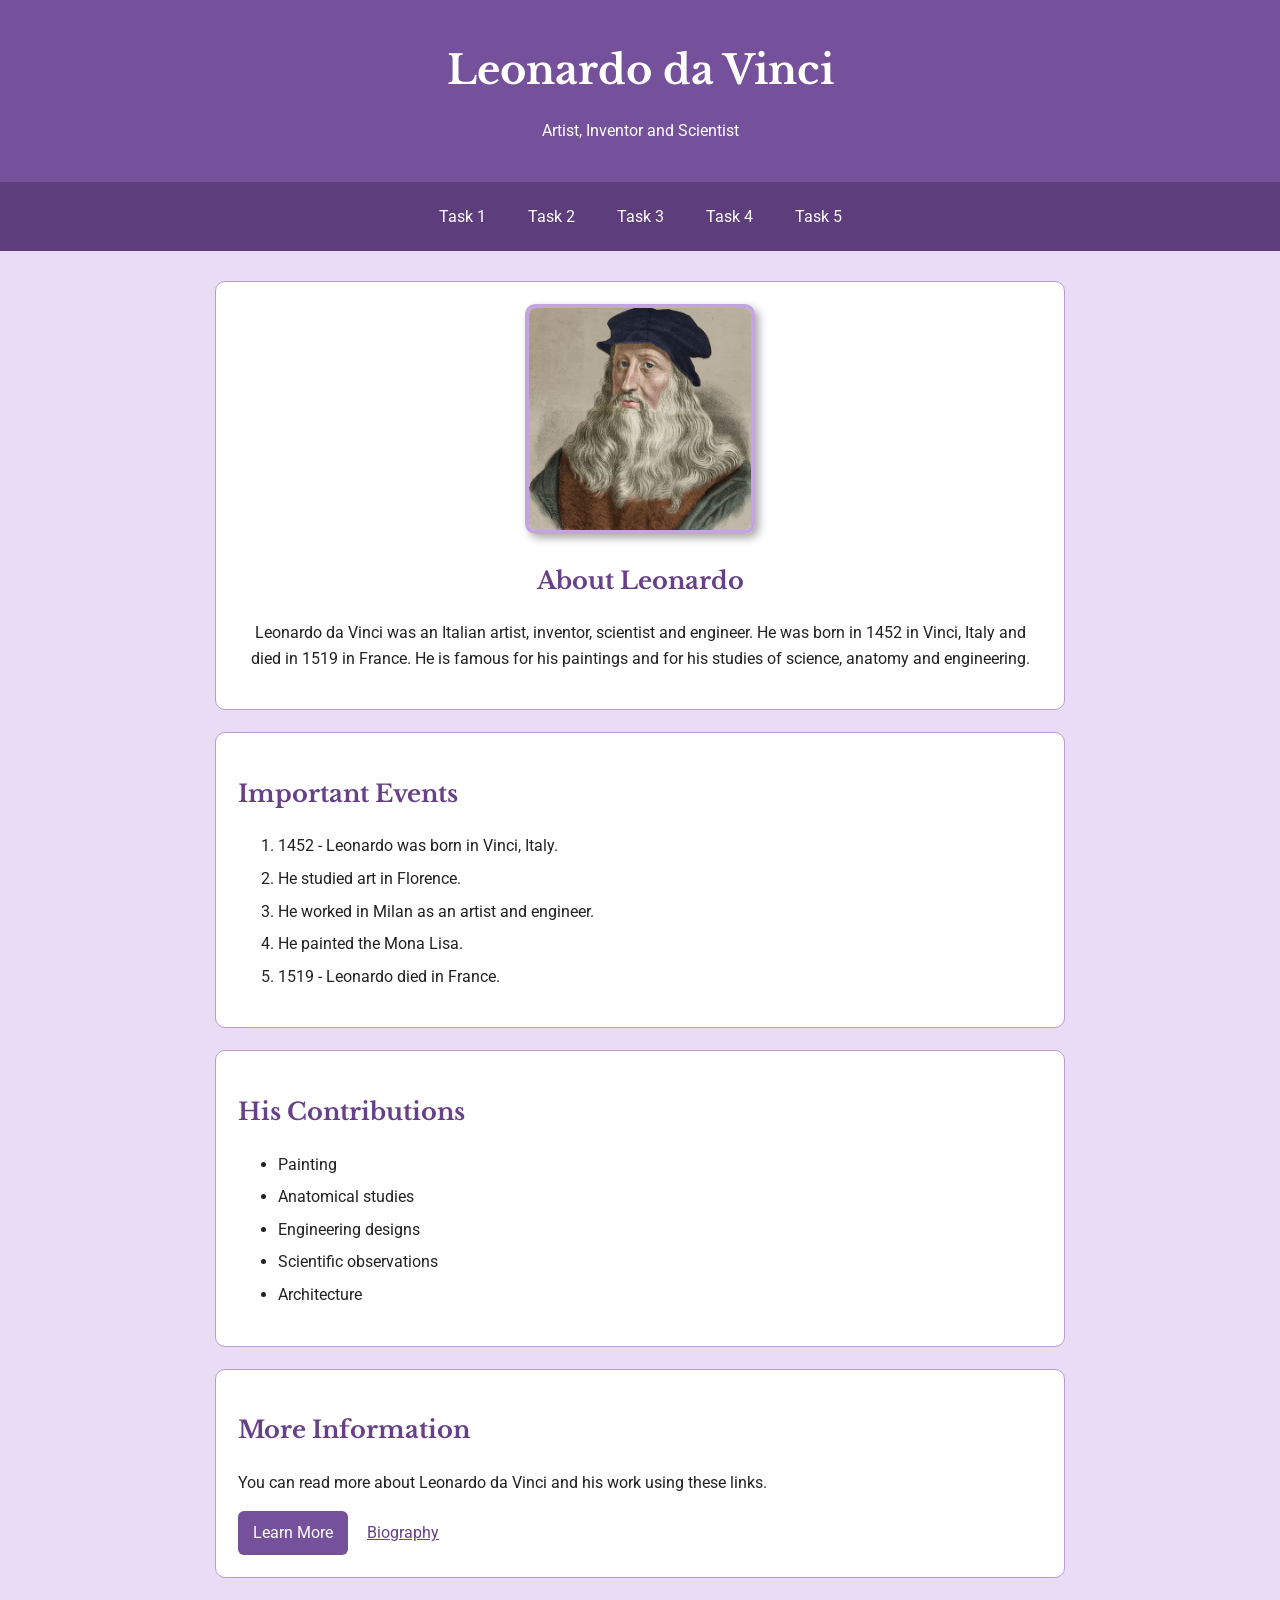
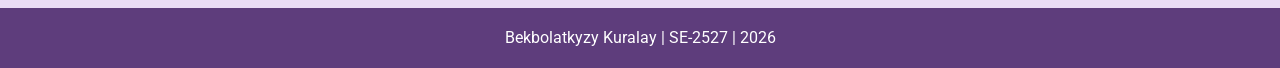
<file: index.html>
<!DOCTYPE html>
<html lang="en">

<head>
    <meta charset="UTF-8">
    <meta name="viewport" content="width=device-width, initial-scale=1.0">

    <title>Leonardo da Vinci Tribute</title>

    <link rel="stylesheet" href="styles.css">

    <link href="https://fonts.googleapis.com/css2?family=Libre+Baskerville&family=Roboto&display=swap"
          rel="stylesheet">
</head>

<body>
    <header>
        <h1>Leonardo da Vinci</h1>
        <p>Artist, Inventor and Scientist</p>
    </header>

    <nav>
        <a href="../index.html">Task 1</a>
        <a href="../task2.html">Task 2</a>
        <a href="index.html">Task 3</a>
        <a href="../task4.html">Task 4</a>
        <a href="../task5.html">Task 5</a>
    </nav>

    <div class="content">
        <div class="intro">
            <img src="leonardo.jpg"
                 alt="Portrait of Leonardo da Vinci">
            <h2>About Leonardo</h2>
            <p>
                Leonardo da Vinci was an Italian artist, inventor,
                scientist and engineer. He was born in 1452 in Vinci,
                Italy and died in 1519 in France.
                He is famous for his paintings and for his studies
                of science, anatomy and engineering.
            </p>
        </div>

        <div class="history">
            <h2>Important Events</h2>
            <ol>
                <li>1452 - Leonardo was born in Vinci, Italy.</li>
                <li>He studied art in Florence.</li>
                <li>He worked in Milan as an artist and engineer.</li>
                <li>He painted the Mona Lisa.</li>
                <li>1519 - Leonardo died in France.</li>
            </ol>
        </div>

        <div class="contributions">
            <h2>His Contributions</h2>
            <ul>
                <li>Painting</li>
                <li>Anatomical studies</li>
                <li>Engineering designs</li>
                <li>Scientific observations</li>
                <li>Architecture</li>
            </ul>
        </div>

        <div class="more">
            <h2>More Information</h2>
            <p>
                You can read more about Leonardo da Vinci and his work
                using these links.
            </p>
            <a href="https://en.wikipedia.org/wiki/Leonardo_da_Vinci"
               target="_blank"
               class="btn">
                Learn More
            </a>
            <a href="https://www.britannica.com/biography/Leonardo-da-Vinci"
               target="_blank">
                Biography
            </a>
        </div>
    </div>
    <footer>
        <p>Bekbolatkyzy Kuralay | SE-2527 | 2026</p>
    </footer>
</body>
</html>
</file>
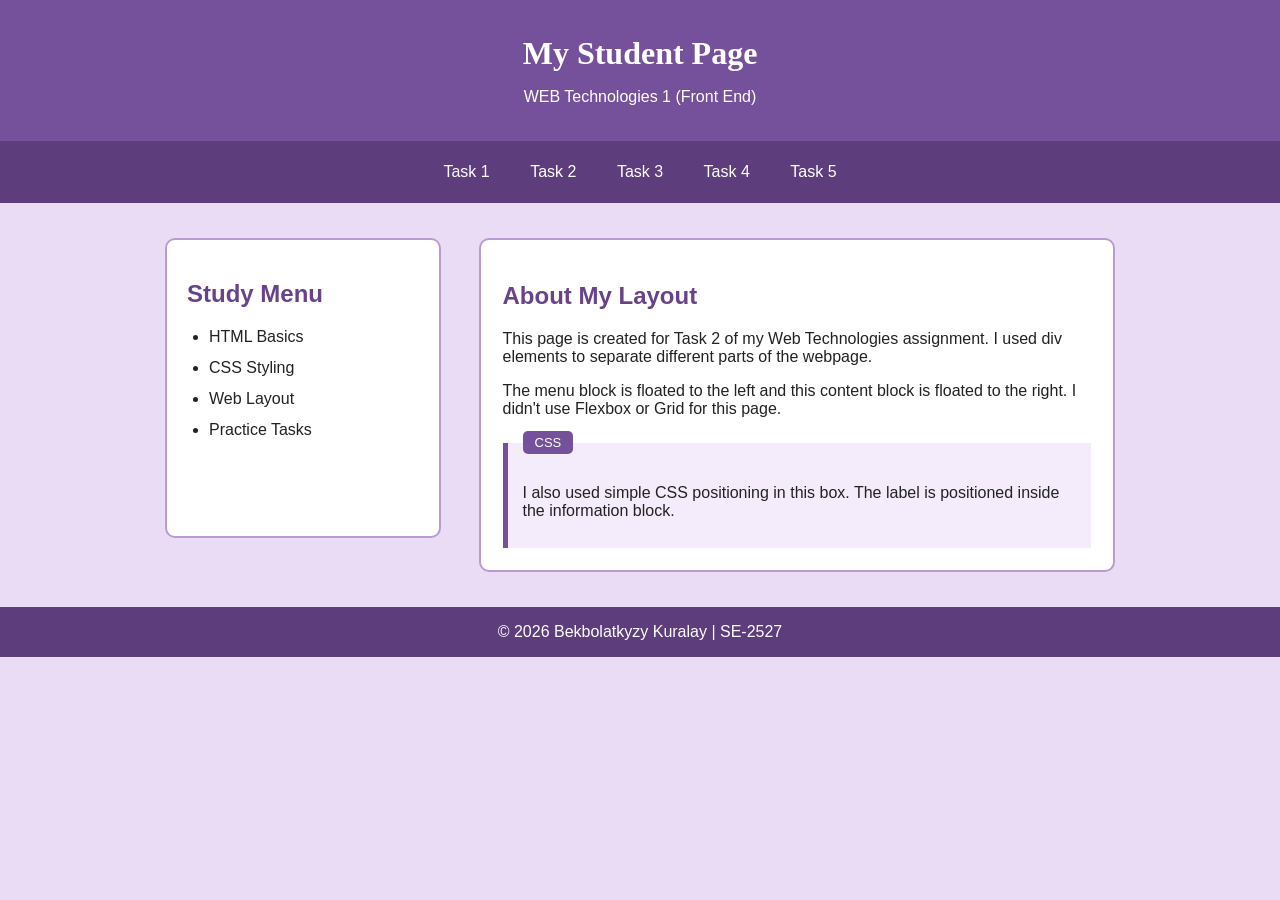
<file: task2.html>
<!DOCTYPE html>
<html lang="en">

<head>
    <meta charset="UTF-8">
    <meta name="viewport" content="width=device-width, initial-scale=1.0">
    <title>Task 2 - Webpage Layout</title>
    <link rel="stylesheet" href="task2.css">
</head>

<body>
    <div class="top">
        <h1>My Student Page</h1>
        <p>WEB Technologies 1 (Front End)</p>
    </div>
    <div class="menu">
        <a href="index.html">Task 1</a>
        <a href="task2.html">Task 2</a>
        <a href="exercise1/index.html">Task 3</a>
        <a href="task4.html">Task 4</a>
        <a href="task5.html">Task 5</a>
    </div>

    <div class="wrapper">
        <div class="left-side">
            <h2>Study Menu</h2>
            <ul>
                <li>HTML Basics</li>
                <li>CSS Styling</li>
                <li>Web Layout</li>
                <li>Practice Tasks</li>
            </ul>
        </div>

        <div class="right-side">
            <h2>About My Layout</h2>
            <p>
                This page is created for Task 2 of my Web Technologies
                assignment. I used div elements to separate different
                parts of the webpage.
            </p>

            <p>
                The menu block is floated to the left and this content
                block is floated to the right. I didn't use Flexbox
                or Grid for this page.
            </p>
            <div class="info-box">
                <span class="label">CSS</span>
                <p>
                    I also used simple CSS positioning in this box.
                    The label is positioned inside the information block.
                </p>
            </div>
        </div>
        <div class="clear"></div>
    </div>

    <div class="bottom">
        <p>&copy; 2026 Bekbolatkyzy Kuralay | SE-2527</p>
    </div>
</body>

</html>
</file>
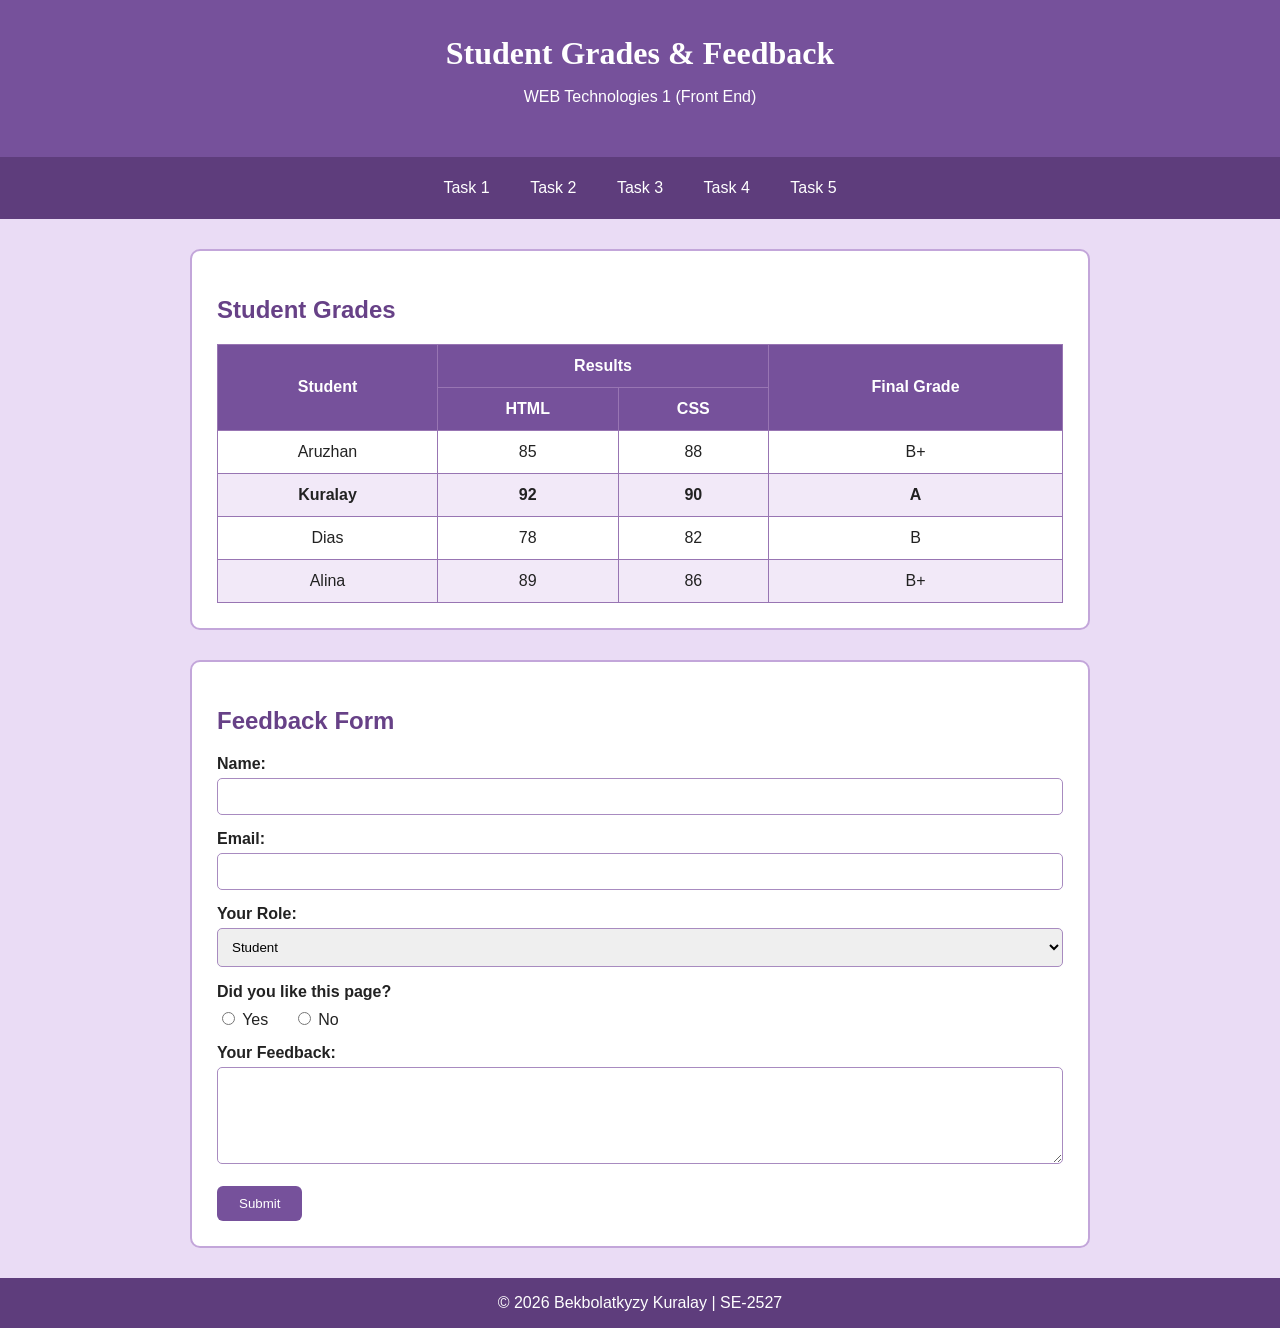
<file: task4.html>
<!DOCTYPE html>
<html lang="en">

<head>
    <meta charset="UTF-8">
    <meta name="viewport" content="width=device-width, initial-scale=1.0">
    <title>Task 4 - Table and Form</title>
    <link rel="stylesheet" href="task4.css">
</head>

<body>

    <div class="header">
        <h1 id="page-title">Student Grades & Feedback</h1>
        <p>WEB Technologies 1 (Front End)</p>
    </div>

    <div class="navbar">
        <a href="index.html">Task 1</a>
        <a href="task2.html">Task 2</a>
        <a href="exercise1/index.html">Task 3</a>
        <a href="task4.html">Task 4</a>
        <a href="task5.html">Task 5</a>
    </div>

    <div class="container">

        <div class="table-box">
            <h2>Student Grades</h2>
            <table>
                <tr>
                    <th rowspan="2">Student</th>
                    <th colspan="2">Results</th>
                    <th rowspan="2">Final Grade</th>
                </tr>
                <tr>
                    <th>HTML</th>
                    <th>CSS</th>
                </tr>
                <tr>
                    <td>Aruzhan</td>
                    <td>85</td>
                    <td>88</td>
                    <td>B+</td>
                </tr>
                <tr class="highlight-row">
                    <td>Kuralay</td>
                    <td>92</td>
                    <td>90</td>
                    <td>A</td>
                </tr>
                <tr>
                    <td>Dias</td>
                    <td>78</td>
                    <td>82</td>
                    <td>B</td>
                </tr>
                <tr>
                    <td>Alina</td>
                    <td>89</td>
                    <td>86</td>
                    <td>B+</td>
                </tr>

            </table>

        </div>

        <div class="form-box">

            <h2>Feedback Form</h2>
            <form>

                <label for="name">Name:</label>
                <input type="text" id="name" name="name">
                <label for="email">Email:</label>
                <input type="email" id="email" name="email">
                <label for="role">Your Role:</label>
                <select id="role" name="role">
                    <option>Student</option>
                    <option>Teacher</option>
                    <option>Guest</option>
                </select>

                <p class="question">Did you like this page?</p>
                <div class="radio-group">
                    <input type="radio" id="yes" name="answer" value="yes">
                    <label for="yes">Yes</label>
                    <input type="radio" id="no" name="answer" value="no">
                    <label for="no">No</label>
                </div>
                <label for="message">Your Feedback:</label>
                <textarea id="message" name="message" rows="5"></textarea>
                <button type="submit">Submit</button>
            </form>

        </div>
    </div>

    <div class="footer">
        <p>&copy; 2026 Bekbolatkyzy Kuralay | SE-2527</p>
    </div>
</body>
</html>
</file>
<file: styles.css>
* {
    box-sizing: border-box;
}

body {
    margin: 0;
    background-color: #eadcf5;
    color: #222;
    font-family: "Roboto", Arial, sans-serif;
    line-height: 1.6;
}

header {
    background-color: #76519b;
    color: white;
    text-align: center;
    padding: 38px 20px;
}

header h1 {
    font-family: "Libre Baskerville", Georgia, serif;
    font-size: 40px;
    margin: 0;
    color: white;
}

header p {
    margin-bottom: 0;
}

nav {
    background-color: #5e3d7c;
    text-align: center;
    padding: 12px;
}

nav a {
    color: white;
    text-decoration: none;
    display: inline-block;
    margin: 3px 7px;
    padding: 7px 12px;
}

nav a:hover {
    background-color: white;
    color: #5e3d7c;
    border-radius: 5px;
}

.content {
    width: 90%;
    max-width: 850px;
    margin: 30px auto;
}

.intro,
.history,
.contributions,
.more {
    background-color: white;
    padding: 22px;
    margin-bottom: 22px;
    border: 1px solid #b99bd1;
    border-radius: 10px;
}

.intro {
    text-align: center;
}

.intro img {
    width: 230px;
    max-width: 100%;
    border-radius: 10px;
    border: 4px solid #c4a4dc;
    box-shadow: 4px 4px 8px #aaa;
}

h2 {
    font-family: "Libre Baskerville", Georgia, serif;
    color: #674187;
}

li {
    margin-bottom: 7px;
}

.btn {
    display: inline-block;
    background-color: #76519b;
    color: white;
    padding: 9px 15px;
    margin-right: 15px;
    border-radius: 6px;
    text-decoration: none;
}

.btn:hover {
    background-color: #5e3d7c;
}

.more a:not(.btn) {
    color: #674187;
}

footer {
    background-color: #5e3d7c;
    color: white;
    text-align: center;
    padding: 17px;
}

footer p {
    margin: 0;
}

@media (max-width: 600px) {

    header h1 {
        font-size: 30px;
    }
    .content {
        width: 94%;
    }
}
</file>
<file: task2.css>
* {
    box-sizing: border-box;
}

body {
    margin: 0;
    font-family: Arial, sans-serif;
    background-color: #eadcf5;
    color: #222;
}

.top {
    background-color: #76519b;
    color: white;
    text-align: center;
    padding: 35px 20px;
}

.top h1 {
    margin: 0;
    color: white;
    font-family: Georgia, serif;
}

.top p {
    margin-bottom: 0;
}

.menu {
    background-color: #5e3d7c;
    text-align: center;
    padding: 12px;
}

.menu a {
    display: inline-block;
    color: white;
    text-decoration: none;
    padding: 7px 13px;
    margin: 3px 5px;
    border-radius: 5px;
}

.menu a:hover {
    background-color: white;
    color: #5e3d7c;
}

.wrapper {
    width: 90%;
    max-width: 950px;
    margin: 35px auto;
}

.left-side {
    float: left;
    width: 29%;
    background-color: white;
    padding: 20px;
    border: 2px solid #b99bd1;
    border-radius: 10px;
    min-height: 300px;
}

.left-side h2 {
    color: #69438a;
}

.left-side ul {
    padding-left: 22px;
}

.left-side li {
    margin-bottom: 13px;
}

.right-side {
    float: right;
    width: 67%;
    background-color: white;
    padding: 22px;
    border: 2px solid #b99bd1;
    border-radius: 10px;
    min-height: 300px;
}

.right-side h2 {
    color: #69438a;
}

.right-side p {
    color: #222;
}

.info-box {
    position: relative;
    background-color: #f4ecfa;
    border-left: 5px solid #76519b;
    padding: 25px 15px 12px;
    margin-top: 25px;
}

.label {
    position: absolute;
    top: -12px;
    left: 15px;
    background-color: #76519b;
    color: white;
    padding: 4px 12px;
    border-radius: 5px;
    font-size: 13px;
}

.clear {
    clear: both;
}

.bottom {
    background-color: #5e3d7c;
    color: white;
    text-align: center;
    padding: 16px;
    margin-top: 35px;
}

.bottom p {
    color: white;
    margin: 0;
}

@media (max-width: 700px) {
    .left-side,
    .right-side {
        float: none;
        width: 100%;
        margin-bottom: 20px;
    }
    .menu a {
        margin: 3px;
    }
}
</file>
<file: task4.css>
* {
    box-sizing: border-box;
}

body {
    margin: 0;
    font-family: Arial, sans-serif;
    background-color: #eadcf5;
    color: #222;
}

.header {
    background-color: #76519b;
    color: white;
    text-align: center;
    padding: 35px 20px;
}

#page-title {
    color: white;
    margin: 0;
    font-family: Georgia, serif;
}

.navbar {
    background-color: #5e3d7c;
    text-align: center;
    padding: 12px;
}

.navbar a {
    color: white;
    text-decoration: none;
    display: inline-block;
    margin: 3px 6px;
    padding: 7px 12px;
}

.navbar a:hover {
    background-color: white;
    color: #5e3d7c;
    border-radius: 5px;
}

.container {
    width: 90%;
    max-width: 900px;
    margin: 30px auto;
}

.table-box,
.form-box {
    background-color: white;
    padding: 25px;
    margin-bottom: 30px;
    border: 2px solid #c3a6da;
    border-radius: 10px;
}

h2 {
    color: #674187;
}

table {
    width: 100%;
    border-collapse: collapse;
    text-align: center;
}

th,
td {
    border: 1px solid #9875b3;
    padding: 12px;
}

th {
    background-color: #76519b;
    color: white;
}

tr:nth-child(even) {
    background-color: #f2e9f8;
}

.highlight-row {
    background-color: #d9c1eb;
    font-weight: bold;
}

form {
    width: 100%;
}

form > label {
    display: block;
    font-weight: bold;
    margin-top: 15px;
    margin-bottom: 5px;
}

input[type="text"],
input[type="email"],
select,
textarea {
    width: 100%;
    padding: 10px;
    border: 1px solid #a88bc0;
    border-radius: 5px;
}

.question {
    font-weight: bold;
    margin-bottom: 8px;
}

.radio-group {
    margin-bottom: 15px;
}

.radio-group label {
    margin-right: 20px;
}

button {
    background-color: #76519b;
    color: white;
    border: none;
    padding: 10px 22px;
    margin-top: 18px;
    border-radius: 6px;
    cursor: pointer;
}

button:hover {
    background-color: #5e3d7c;
}

.footer {
    background-color: #5e3d7c;
    color: white;
    text-align: center;
    padding: 16px;
}

.footer p {
    margin: 0;
}
</file>
